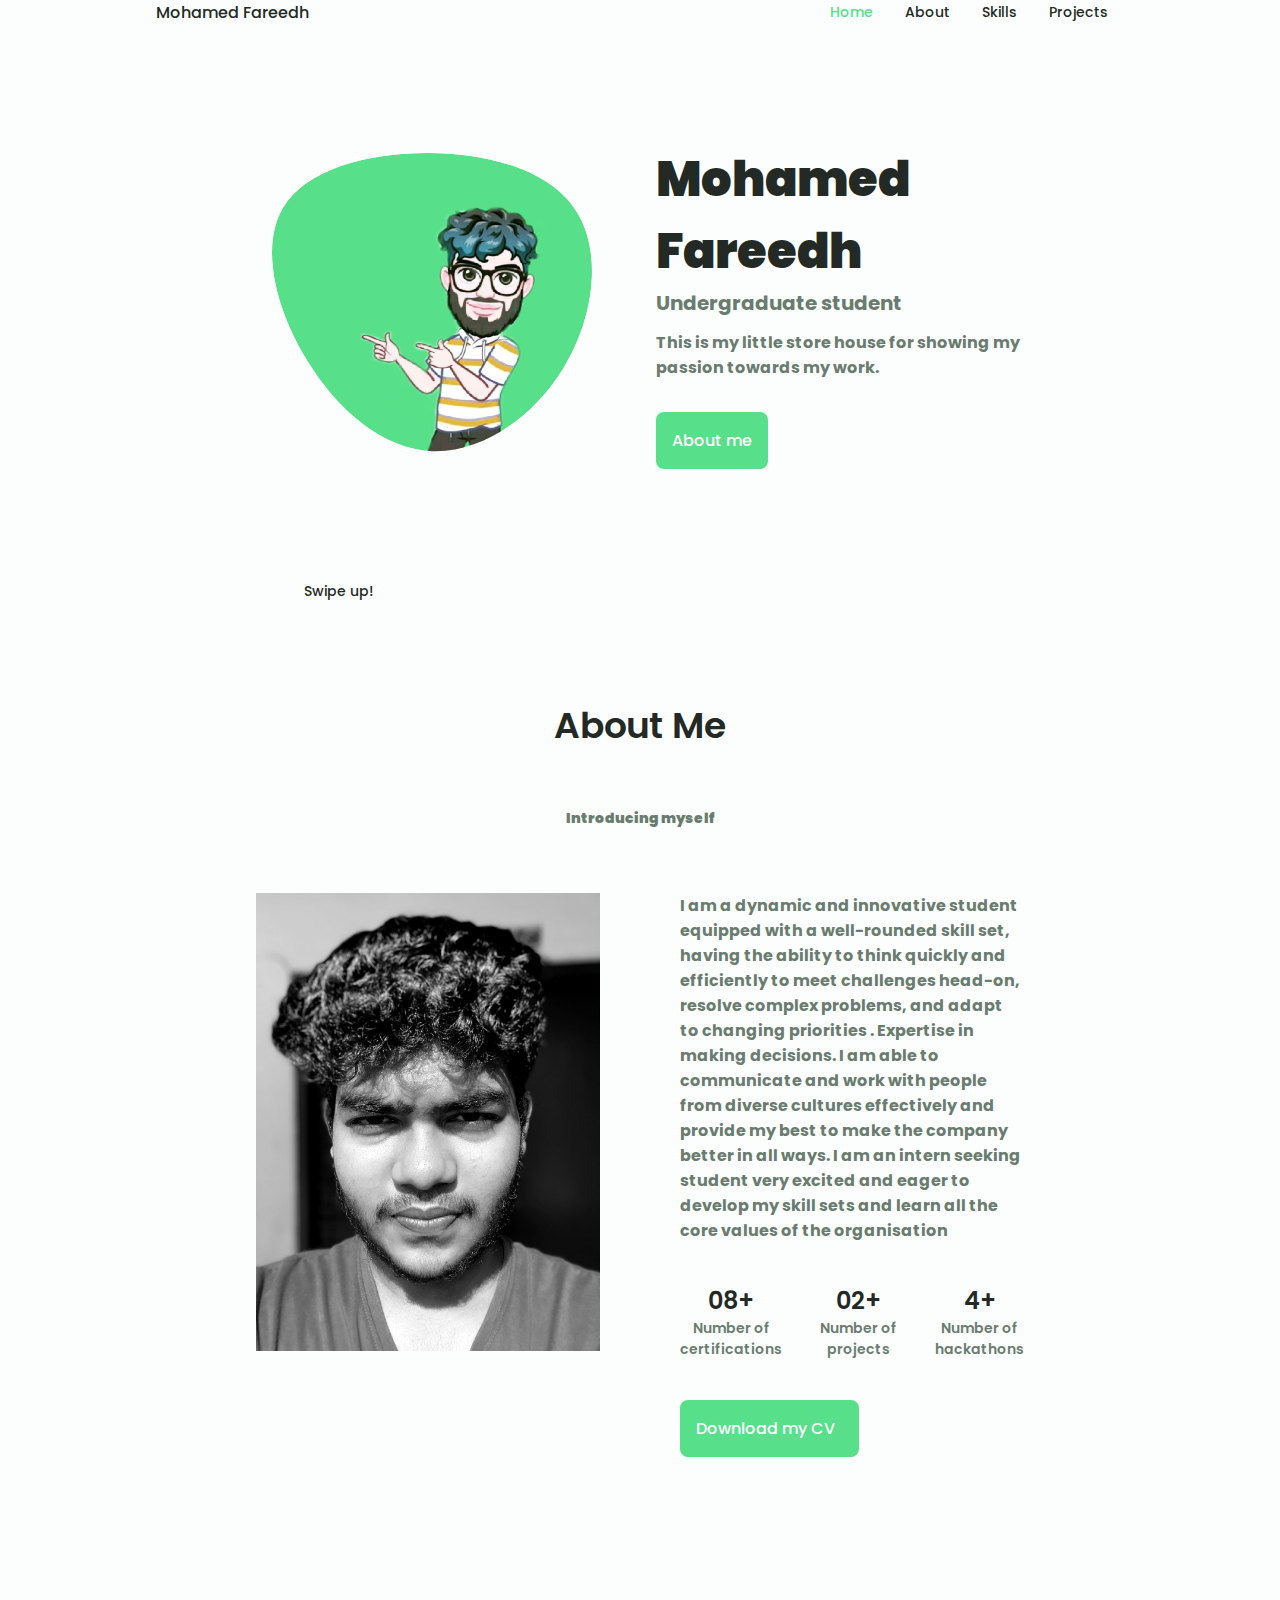
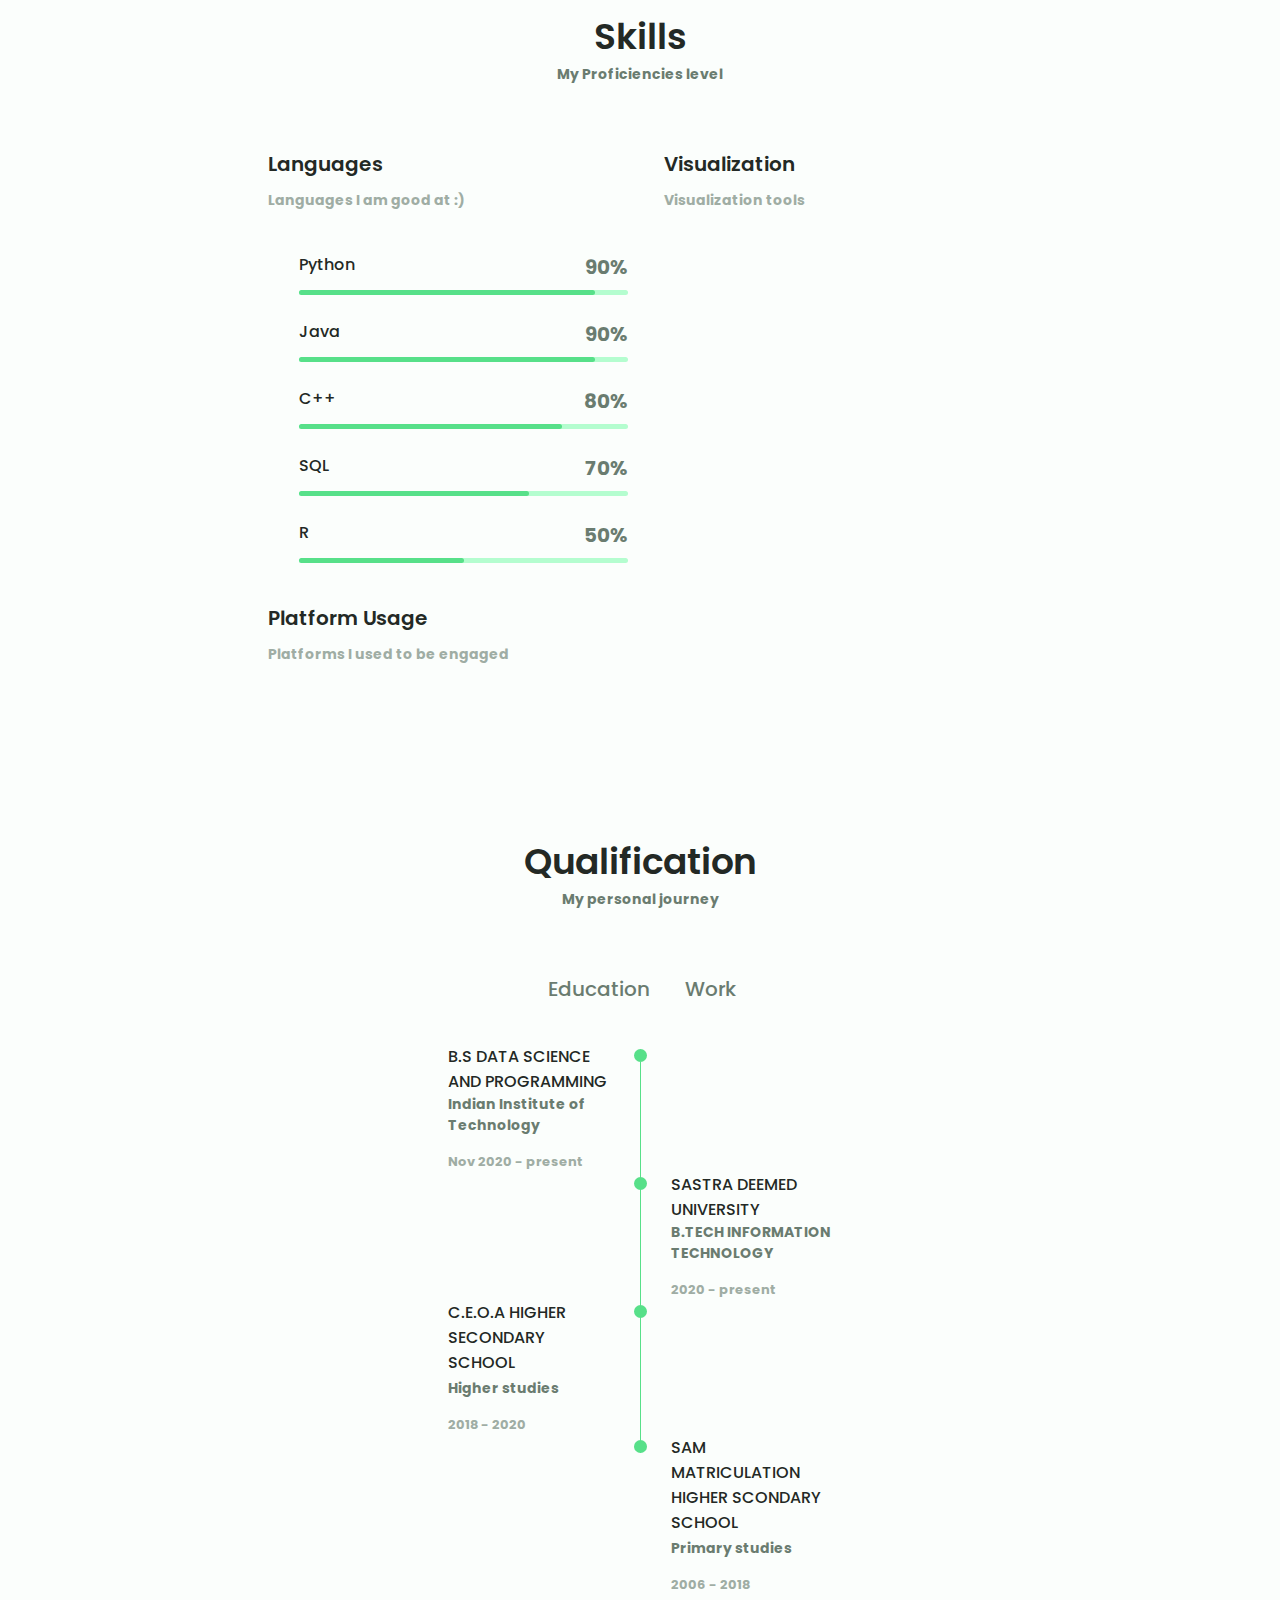
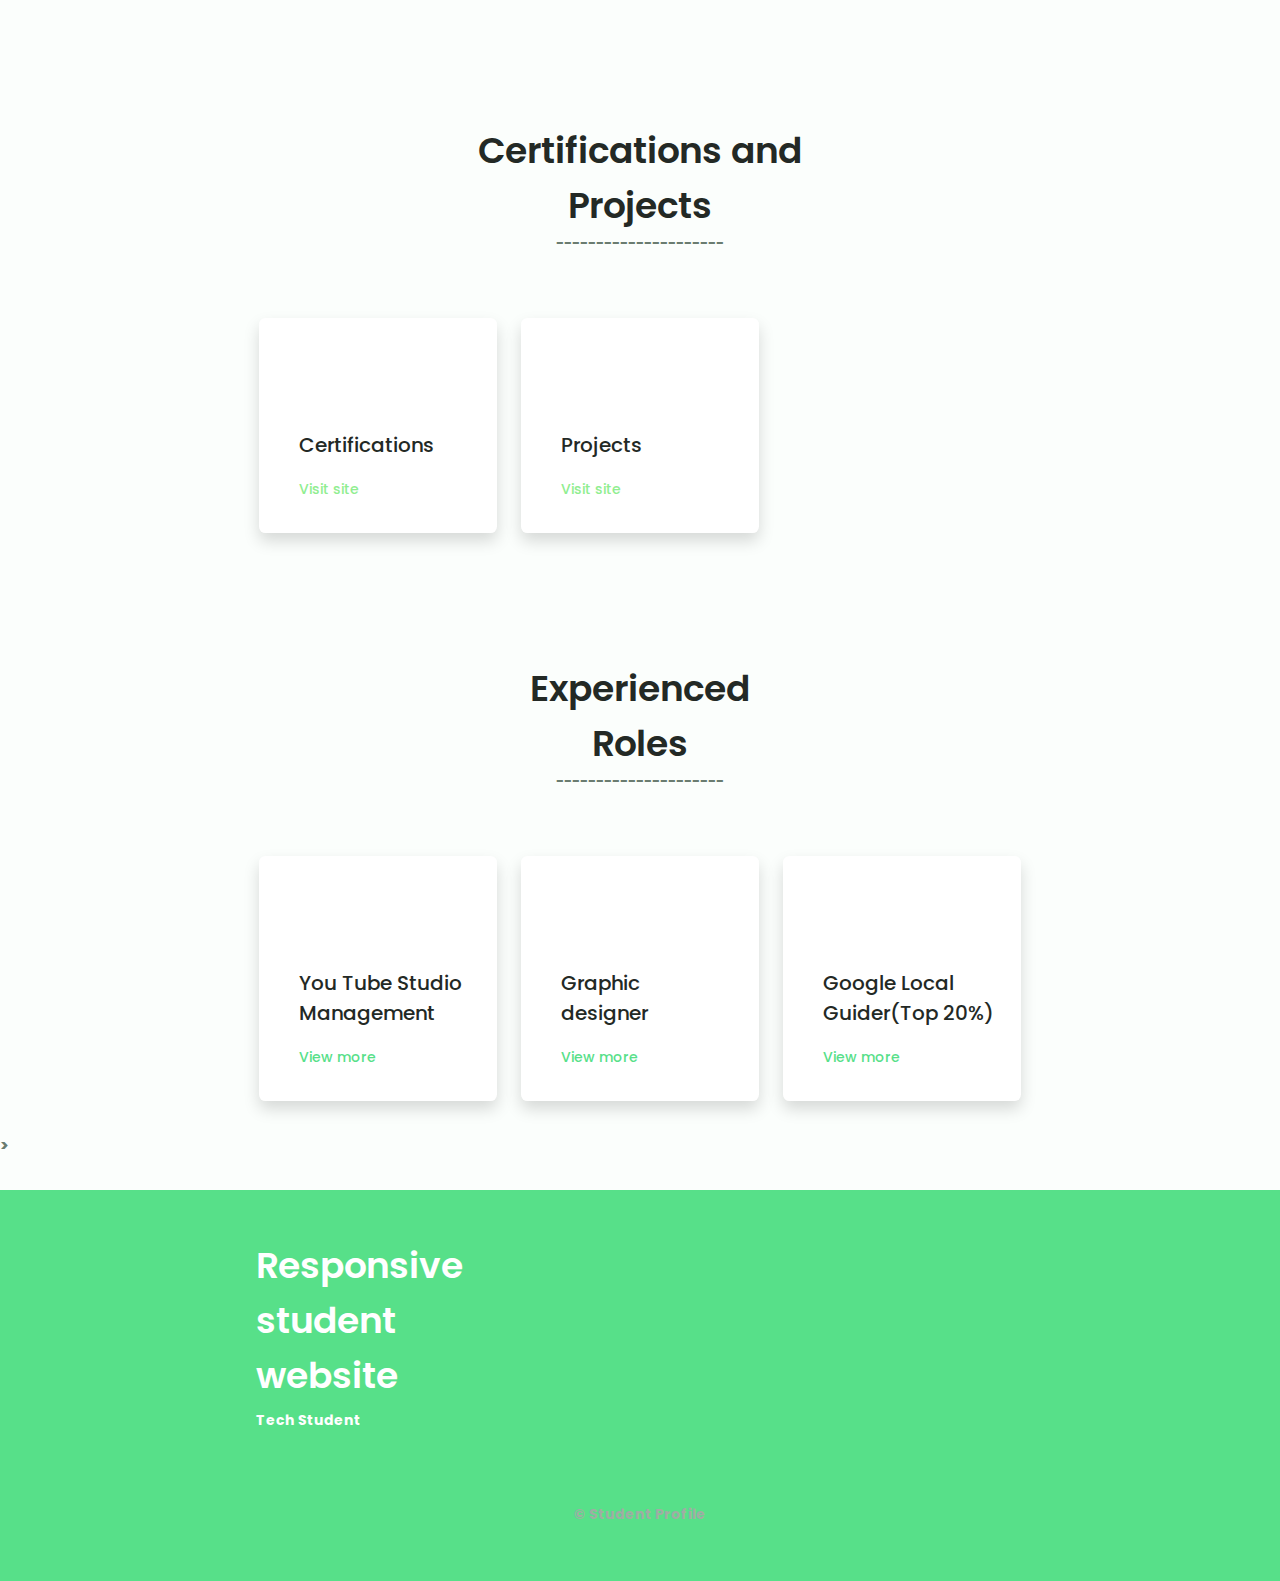
<file: index.html>
<!DOCTYPE html>
    <html lang="en">
    <head>
        <meta charset="UTF-8">
        <meta name="viewport" content="width=device-width, initial-scale=1.0">

        <!--==================== UNICONS ====================-->
         <link rel="stylesheet" href="https://unicons.iconscout.com/release/v4.0.0/css/line.css"> 
        
        <!--==================== SWIPER CSS ====================-->
        <link rel="stylesheet" href="assets/css/swiper-bundle.min.css">
        
        <!--==================== CSS ====================-->
        <link rel="stylesheet" href="assets/css/styles.css ">

        <title>Responsive Portfolio Website</title>
    </head>
    <body>
        <!--==================== HEADER ====================-->
        <header class="header" id="header">
            <nav class = "nav container">
                <a href = "#" class = "nav__logo">Mohamed Fareedh</a>

                <div class="nav__menu" id="nav-menu">
                    <ul class="nav__list grid">
                        <li class="nav__item">
                            <a href = "#home " class="nav__link active-link">
                                <i class = "uil uil-estate nav__icon"></i> Home

                            </a>
                        </li>
                        <li class="nav__item">
                            <a href = "#about" class="nav__link">
                                <i class = "uil uil-user nav__icon"></i> About

                                 
                            </a>
                        </li>
                        <li class="nav__item">
                            <a href = "#skills" class="nav__link">
                                <i class = "uil uil-file-alt nav__icon"></i> Skills
                                
                            </a>
                        </li>
                        <li class="nav__item">
                            <a href = "#Projects" class="nav__link">
                                <i class="uil uil-slack nav__icon"></i> Projects    
                            </a>
                        </li>
                        
                    </ul>
                    <i class = "uil uil-times nav__close" id ="nav-close"></i>
                </div>

                <div class="nav__btns">
                    <!-- theme changing button-->
                    <i class="uil uil-moon change-theme" id="theme-button"></i>
                    <div class="nav__toggle" id="nav-toggle"> 
                        <i class="uil uil-apps"></i>
                    </div>
                </div>
            </nav>
        </header>         

                

        <!--==================== MAIN ====================-->
        <main class="main">
            <!--==================== HOME ====================-->
            <section class="home__section" id="home">
                <div class="home__container container grid">
                    <div class="home__content grid">
                        <div class="home__social">
                            <a href="https://www.linkedin.com/in/mohamed-fareedh-2958data"target ="_blank" class="home__social-icon">
                                <i class="uil uil-linkedln-alt"></i>
                            </a>
                            <a href="https://www.instagram.com/invites/contact/?i=1v0o0hufwoujl&utm_content=magmvci"target = "_blank"class="home__social-icon">
                                <i class="uil uil-instagram"></i>

                            </a>        
                            <a href="https://www.hackerrank.com/mohamedfareedh"target="_blank" class="home__social-icon">
                                <i class="uil uil-sad-crying"></i>
                            </a> 
                                    
                            <a href="https://www.linkedin.com/in/mohamed-fareedh-2958data"target="_blank" class="home__social-icon">
                                <i class="uil uil-linkedin-alt"></i>
                            </a>
                        </div>
                        <div class = "home_image">
                            <svg class="home__blob" viewBox="0 0 200 187" xmlns="http://www.w3.org/2000/svg" xmlns:xlink="http://www.w3.org/1999/xlink">
                                <mask id="mask0" mask-type="alpha">
                                    <path d="M190.312 36.4879C206.582 62.1187 201.309 102.826 182.328 134.186C163.346 165.547 
                                    130.807 187.559 100.226 186.353C69.6454 185.297 41.0228 161.023 21.7403 129.362C2.45775 
                                    97.8511 -7.48481 59.1033 6.67581 34.5279C20.9871 10.1032 59.7028 -0.149132 97.9666 
                                    0.00163737C136.23 0.303176 174.193 10.857 190.312 36.4879Z"/>
                                </mask>
                                <g mask="url(#mask0)">
                                    <path d="M190.312 36.4879C206.582 62.1187 201.309 102.826 182.328 134.186C163.346 
                                    165.547 130.807 187.559 100.226 186.353C69.6454 185.297 41.0228 161.023 21.7403 
                                    129.362C2.45775 97.8511 -7.48481 59.1033 6.67581 34.5279C20.9871 10.1032 59.7028 
                                    -0.149132 97.9666 0.00163737C136.23 0.303176 174.193 10.857 190.312 36.4879Z"/>
                                    
                                    <image class ="home__blob-img" x="0" xlink:href="assets/img/myself.png"/>
                                </g>
                            </svg>
                        </div>
                        
                        <div class="home__data">
                            <h1 class = "home__title"><strong>Mohamed Fareedh</strong> </h1>
                            <h3 class="home__subtitle"><b>Undergraduate student </h3>
                            <p class = "home__description"> This is my little store house for showing my passion towards my work.
                                </p>
                            <a href="#about" class ="button button--flex">
                                About me<i class="uil uil-message"></i> 
                            </a>                                                        
                                        
                        </div>
                    </div>

                    <div class="home__scroll">
                        <a href="#about" class="home__scroll-button button--flex">
                            <i class="uil uil-mouse-alt home__scroll-mouse"></i>
                            <span class="home__scroll-name">Swipe up!</span>
                            <i class="uil uil-arrow-down home__scroll-arrow"></i>
                
                        </a>
                    </div>
                </div>
                
            </section>

            <!--==================== ABOUT ====================-->
            <section class="about section" id="about">
                <h2 class="section__title">About Me<br> <br></h2>
                <span class="section__subtitle"><b>Introducing myself</b></span>

                <div class="about__container container grid">
                    <img src="assets/img/about.jpeg" alt="" class="about___img">

                    <div class="about__data">
                        <p class="about__description">I am a dynamic and innovative student equipped
                            with a well-rounded skill set, having the ability to
                            think quickly and efficiently to meet challenges
                            head-on, resolve complex problems, and adapt to
                            changing priorities .
                            Expertise in making decisions. I am able to
                            communicate and work with people from diverse
                            cultures effectively and provide my best to make
                            the company better in all ways.
                            I am an intern seeking student very excited
                            and eager to develop my skill sets and learn all the
                            core values of the organisation
                        </p>
                        <div class="about__info">
                            <div>
                                <span class ="about__info-title">08+</span>
                                <span class="about__info-name">Number of <br>certifications</span>

                            </div>  
                           
                            <div>
                                <span class ="about__info-title">02+</span>
                                <span class="about__info-name">Number of <br>projects</span>
                                
                            </div>
                            
                           
                            <div>
                                <span class="about__info-title">4+</span>
                                <span class="about__info-name">Number of <br>hackathons</span>
                            </div>
                            

                            

                        </div>

                        <div class="about__buttons button--flex">
                            <a download="" href="D:\responsive website-updated\Resuma purpose\RESPONSIVE PORTFOLIO - Copy - Copy\assets\pdf\M.Mohamed fareedh (1).pdf" class="button button--flex">
                                Download my CV<i class="uil uil-download-alt button__icon"></i>
                                  
                            </a>
                        </div>
                    </div>
                    <div>
                        
                </div>
                   
        
            </section>

            
            <!--==================== SKILLS ====================-->
            <section class="skills section" id="skills">
                <h2 class="section__title">Skills</h2>
                <span class="section__subtitle">My Proficiencies level</span>

                <div class="skills__container container grid">
                    
                        <!--=====================SKILL !-->
                        <div class="skills__content skills__open">
                            <div class="skills__header">
                                <i class="uil uil-align-alt skills__icon"></i>

                                <div>
                                    <h2 class="skills__title">Languages</h2>
                                    <span class="skills__subtitle">Languages I am good at :)</span>
                                    
                                </div>
                                <i class = "uil uil-angle-down skills__arrow"></i>
                            </div>
        
                            <div class="skills__list grid">
                                <div class="skills__data">
                                    <div class="skills__title">
                                        <h3 class="skills__name">Python</h3>
                                         <span class="skills__number">90%</span>
                                    </div>
                                    <div class="skills__bar">
                                        <span class="skills__percentage skills__Python"></span>
                                    </div>
                                </div>
                                <div class="skills__data">
                                    <div class="skills__title">
                                        <h3 class="skills__name">Java</h3>
                                         <span class="skills__number">90%</span>
                                    </div>
                                    <div class="skills__bar">
                                        <span class="skills__percentage skills__Cpp"></span>
                                    </div>
                                </div>
                                <div class="skills__data">
                                    <div class="skills__title">
                                        <h3 class="skills__name">C++</h3>
                                         <span class="skills__number">80%</span>
                                    </div>
                                    <div class="skills__bar">
                                        <span class="skills__percentage skills__Java"></span>
                                    </div>
                                </div>
                                <div class="skills__data">
                                    <div class="skills__title">
                                        <h3 class="skills__name">SQL</h3>
                                         <span class="skills__number">70%</span>
                                    </div>
                                    <div class="skills__bar">
                                        <span class="skills__percentage skills__R"></span>
                                    </div>
                                </div>
                                <div class="skills__data">
                                    <div class="skills__title">
                                        <h3 class="skills__name">R</h3>
                                         <span class="skills__number">50%</span>
                                    </div>
                                    <div class="skills__bar">
                                        <span class="skills__percentage skills__SQL"></span>
                                    </div>
                                </div>
                              
                                
                            </div>
                                
                        </div>
                
                
                

                <!--===========================skills 2 -->
                <div class="skills__content skills__close">
                    <div class="skills__header">
                        <i class="uil uil-eye skills__icon"></i>

                        <div>
                            <h2 class="skills__title">Visualization</h2>
                            <span class="skills__subtitle">Visualization tools</span>
                            
                        </div>
                        <i class = "uil uil-angle-down skills__arrow"></i>
                    </div>

                    <div class="skills__list grid">
                        <div class="skills__data">
                            <div class="skills__title">
                                <h3 class="skills__name">Excel</h3>
                                 <span class="skills__number">90%</span>
                            </div>
                            <div class="skills__bar">
                                <span class="skills__percentage skills__Excel"></span>
                            </div>
                        </div>
                        <div class="skills__data">
                            <div class="skills__title">
                                <h3 class="skills__name">Google slides</h3>
                                 <span class="skills__number">90%</span>
                            </div>
                            <div class="skills__bar">
                                <span class="skills__percentage skills__GoogleSpreadSheets"></span>
                            </div>
                        </div>
                        <div class="skills__data">
                            <div class="skills__title">
                                <h3 class="skills__name">Google Data Studio</h3>
                                 <span class="skills__number">90%</span>
                            </div>
                            <div class="skills__bar">
                                <span class="skills__percentage skills__Tableau"></span>
                            </div>
                        </div>
                        <div class="skills__data">
                            <div class="skills__title">
                                <h3 class="skills__name">Kaggle Notebook</h3>
                                 <span class="skills__number">80% </span>
                            </div>
                            <div class="skills__bar">
                                <span class="skills__percentage skills__PowerBI"></span>
                            </div>
                        </div>
                        <div class="skills__data">
                            <div class="skills__title">
                                <h3 class="skills__name">Tableau</h3>
                                 <span class="skills__number">70%</span>
                            </div>
                            <div class="skills__bar">
                                <span class="skills__percentage skills__GoogleDataStudio"></span>
                            </div>
                        </div>
                      
                        
                    </div>
                        
                </div>


                <!--=======================SKILLS 3-->
                 
                 <div class="skills__content skills__close">
                    <div class="skills__header">
                        <i class="uil uil-browser skills__icon"></i>

                        <div>
                            <h2 class="skills__title ">Platform Usage</h2>
                            <span class="skills__subtitle">Platforms I used to be engaged</span>
                            
                        </div>
                        <i class = "uil uil-angle-down skills__arrow "></i>
                    </div>

                    <div class="skills__list grid">
                        <div class="skills__data">
                            <div class="skills__title">
                                <h3 class="skills__name">Hacker Rank</h3>
                                 <span class="skills__number">90%</span>
                            </div>
                            <div class="skills__bar">
                                <span class="skills__percentage skills__Kaggle"></span>
                            </div>
                        </div>
                        <div class="skills__data">
                            <div class="skills__title">
                                <h3 class="skills__name">Code Chef</h3>
                                 <span class="skills__number">80%</span>
                            </div>
                            <div class="skills__bar">
                                <span class="skills__percentage skills__HackerRank"></span>
                            </div>
                        </div>
                        <div class="skills__data">
                            <div class="skills__title">
                                <h3 class="skills__name">Kaggle</h3>
                                 <span class="skills__number">60%</span>
                            </div>
                            <div class="skills__bar">
                                <span class="skills__percentage skills__Codechef"></span>
                            </div>
                        </div>
       
                      
                        
                    </div>
                        
                </div>
                    <!--===========================skills 2 -->
                
                        
                </div>
                
                

            </section>

            <!--==================== QUALIFICATION ====================-->
            <section class="qualification section">
                <h2 class="section__title">Qualification</h2>
                <span class="section__subtitle">My personal journey</span>

                <div class="qualification__container container">
                    <div class="qualification__tabs">
                        <div class="qualification__button button--flex " data-target="#education">
                            <i class="uil uil-graduation-cap qualification__icon"></i>
                            Education
                        </div>
                        <div class="qualification__button button--flex  " data-target="#work">
                            <i class = "uil uil-briefcase-alt qualification__icon"></i>
                            Work
                        </div>
                    </div>

                    <div class="qualification__sections">
                        <!--==================QUALIFICATION CONTENT 1 ===================-->
                        <div class="qualification__content qualification__active" data-content id="education">
                            <!--===================QUALIFICATION 1  =======================-->
                            <div class="qualification__data">
                                <div>
                                    <h3 class="qualification__title">B.S DATA SCIENCE AND PROGRAMMING</h3> 
                                    <span class="qualification__subtitle">Indian Institute of Technology</span>
                                    <div class="qualification__calendar">
                                        <i class="uil uil-calendar-alt"></i>
                                        Nov 2020 - present    
                                    </div>   
                                </div>
                                
                                <div>
                                    <span class="qualification__rounder"></span>
                                    <span class="qualification__line"></span>        
                                </div>
                            </div>

                            <!--==============QUALIFICATION 2===============-->
                            <div class="qualification__data">
                                <div></div>

                                <div>
                                    <span class="qualification__rounder"></span>
                                    <span class="qualification__line"></span>
                                </div>

                                <div>
                                    <h3 class="qualification__title">SASTRA DEEMED UNIVERSITY</h3>
                                    <span class="qualification__subtitle">B.TECH INFORMATION TECHNOLOGY</span>
                                    <div class="qualification__calendar">
                                        <i class="uil uil-calendar-alt"></i>
                                        2020 - present
                                    </div>

                                    
                                </div>
                            </div>
                            <!--=====================QUALIFICATION 3 ===================-->
                            <div class="qualification__data">
                                <div>
                                    <h3 class="qualification__title">C.E.O.A HIGHER SECONDARY SCHOOL</h3> 
                                    <span class="qualification__subtitle">Higher studies</span>
                                    <div class="qualification__calendar">
                                        <i class="uil uil-calendar-alt"></i>
                                        2018 - 2020    
                                    </div>   
                                </div>
                                
                                <div>
                                    <span class="qualification__rounder"></span>
                                    <span class="qualification__line"></span>        
                                </div>
                            </div>
                            <!-- =====================QUALIFIACTION 4=========================-->
                            <div class="qualification__data">
                                <div></div>

                                <div>
                                    <span class="qualification__rounder"></span>
                                    <!--span class="qualification__line"></span>-->
                                </div>

                                <div>
                                    <h3 class="qualification__title">SAM MATRICULATION HIGHER SCONDARY SCHOOL</h3>
                                    <span class="qualification__subtitle">Primary studies</span>
                                    <div class="qualification__calendar">
                                        <i class="uil uil-calendar-alt"></i>
                                        2006 - 2018
                                    </div>

                                    
                                </div>
                            </div>
                        </div>
                        <!--=====================QUALIFICATION CONTENT 2================-->
                        <div class="qualification__content " data-content id="work">
                            <!--===================QUALIFICATION 1  =======================-->
                            

                            <!--==============QUALIFICATION 2===============-->
                            
                            <!--=====================QUALIFICATION 3 ===================-->
                            <div class="qualification__data">
                                <div>
                                    <h3 class="qualification__title">Graphic Designer</h3> 
                                    <span class="qualification__subtitle">IITM-Gir House</span>
                                    <div class="qualification__calendar">
                                        <i class="uil uil-calendar-alt"></i>
                                        Nov 2020 - present    
                                    </div>   
                                </div>
                                
                                <div>
                                    <span class="qualification__rounder"></span>
                                    <span class="qualification__line"></span>        
                                </div>
                            </div>
                            <!-- =====================QUALIFIACTION 4=========================-->
                            <div class="qualification__data">
                                <div></div>

                                <div>
                                    <span class="qualification__rounder"></span>
                                    <!--span class="qualification__line"></span>-->
                                </div>

                                <div>
                                    <h3 class="qualification__title">Google Local Guider</h3>
                                    <span class="qualification__subtitle">Local Guide Level 6</span>
                                    <div class="qualification__calendar">
                                        <i class="uil uil-calendar-alt">
                                            Oct 2020 - Present
                                        </i>
                                        2009 - 2014
                                    </div>
                                </div>
                            </div>
                        </div>
                    </div>
                </div>
            </section>
            <!--==================== Liscence and ceritifiation ====================-->
             <section class="services section" id="Projects">
                <h2 class="section__title">Certifications and <br> Projects</h2>
                <span class="section__subtitle">---------------------</span>

                <div class="services__container container grid">
                                 <!--  SERVICE-1 --> 
                    <div class="services__content">
                        <div>
                            <i class="uil uil-postcard services__icon"></i> 
                            <h3 class="services__title">Certifications<br></h3>
                        </div>
                        <span class="button button--flex button--small button--link services__button">
                            <a href="https://sites.google.com/view/mohamed-fareedh-e-credentials/e-credentials" ><p style="color:lightgreen;">Visit site</p></a>
                            <i class="uil uil-arrow-right button__icon"></i>
                        </span>

                        <div class="services__modal">
                            <div class="services__modal-content">
                                <h4 class="services__modal-title">Certification<br>Website</h4>
                                <i class="uil uil-times services__modal-close"></i>

                                <ul class="services__modal-services grid">
                                    <li class="services__modal-service">
                                        <i class="'uil uil-check-circle services__modal-icon"></i>
                                        <p>Added all certifications in a seperate site</p>

                                    </li>
                                    
                                    <li class="services__modal-service">
                                        <i class="'uil uil-check-circle services__modal-icon"></i>
                                        <p><a href="https://sites.google.com/view/mohamed-fareedh-e-credentials/e-credentials" ><p style="color:lightgreen;">Visit site</p></a></p>

                                    </li>
                                    

                                    

                                </ul>
                                

                            </div>
                        </div>

                    
                    </div>
                    
                                 <!--  SERVICE-2 --> 
                    <div class="services__content">
                                    <div>
                                        <i class="uil uil-slack services__icon"></i>
                                        <h3 class="services__title">Projects</h3>
                                    </div>
                                    <span class="button button--flex button--small button--link services__button">
                                        <a href="https://sites.google.com/view/mohamedfareedh-myprojects/my-projects" ><p style="color:lightgreen;">Visit site</p></a>
                                        <i class="uil uil-arrow-right button__icon"></i>
                                    </span>
            
                                    <div class="services__modal">
                                        <div class="services__modal-content">
                                            <h4 class="services__modal-title">Project details<br>site</h4>
                                            <i class="uil uil-times services__modal-close"></i>
            
                                            <ul class="services__modal-services grid">
                                                <li class="services__modal-service">
                                                    <i class="'uil uil-check-circle services__modal-icon"></i>
                                                    <p>Attached all projects in a gsite.</p>
            
                                                </li>
                                                <li class="services__modal-service">
                                                    <i class="'uil uil-check-circle services__modal-icon"></i>
                                                    <p><a href="https://sites.google.com/view/mohamedfareedh-myprojects/my-projects" ><p style="color:lightgreen;">Visit site</p></a></p>
            
                                                </li>
                                                
                                                
            
                                                
            
                                            </ul>
                                            
            
                                        </div>
                                    </div>
            
                    </div>
                    
                                    
            
                    </div>
                
                         
                </div>
            
            </section>
            <!--==================== PROJECT ====================-->
            <section class="services section" id="Projects">
                <h2 class="section__title">Experienced <br>Roles</h2>
                <span class="section__subtitle">---------------------</span>

                <div class="services__container container grid">
                                 <!--  SERVICE-1 --> 
                    <div class="services__content">
                        <div>
                            <i class="uil uil-youtube services__icon"></i>
                            <h3 class="services__title">You Tube Studio Management<br></h3>
                        </div>
                            <span class="button button--flex button--small button--link services__button">
                                View more
                                <i class="uil uil-arrow-right button__icon"></i>
                            </span>
         
                            <div class="services__modal">
                                <div class="services__modal-content">
                                    <h4 class="services__modal-title"><br>Learned</h4>
                                    <i class="uil uil-times services__modal-close"></i>
                                      
         
                                        <ul class="services__modal-services grid">
                                            <li class="services__modal-service">
                                                 <i class="'uil uil-check-circle services__modal-icon"></i>
                                                 <p>Good experience with analytical tools (SEO keys).</p>
         
                                            </li>
                                            <li class="services__modal-service">
                                                 <i class="'uil uil-check-circle services__modal-icon"></i>
                                                 <p>A proper clustering of channel interfaces in phrases.</p>
         
                                             </li>
                                            <li class="services__modal-service">
                                                 <i class="'uil uil-check-circle services__modal-icon"></i>
                                                 <p>Managing and analyzing the analysis of each video performance.</p>
         
                                            </li>
                                             
         
                                             
         
                                        </ul>
                                         
         
                                </div>
                            </div>
         
                    </div>
                    

                                 <!--  SERVICE-2 --> 
                    <div class="services__content">
                        <div>
                            <i class="uil uil-pen services__icon"></i>
                            <h3 class="services__title">Graphic<br>designer</h3>
                        </div>
                            <span class="button button--flex button--small button--link services__button">
                                View more
                                <i class="uil uil-arrow-right button__icon"></i>
                            </span>
            
                            <div class="services__modal">
                                <div class="services__modal-content">
                                    <h4 class="services__modal-title">Worked<br>on</h4>
                                    <i class="uil uil-times services__modal-close"></i>
            
                                    <ul class="services__modal-services grid">
                                        <li class="services__modal-service">
                                            <i class="'uil uil-check-circle services__modal-icon"></i>
                                            <p>Reviewing the sites images and creating post to GIR HOUSE site</p>
            
                                        </li>
                                        <li class="services__modal-service">
                                            <i class="'uil uil-check-circle services__modal-icon"></i>
                                            <p>Managed space management in Gir House site , by compressing the pictorial elements</p>
            
                                        </li>
                                        <li class="services__modal-service">
                                            <i class="'uil uil-check-circle services__modal-icon"></i>
                                            <p>Keep on creating post during every events happened .</p>
            
                                        </li>
                                                
            
                                                
            
                                    </ul>
                                            
            
                                </div>
                            </div>
                    </div>

                    <div class="services__content">
                        <div>
                            <i class="uil uil-user-md services__icon"></i>
                            <h3 class="services__title">Google Local <br>Guider(Top 20%)</h3>
                        </div>
                            <span class="button button--flex button--small button--link services__button">
                                View more
                                <i class="uil uil-arrow-right button__icon"></i>
                            </span>
            
                            <div class="services__modal">
                                <div class="services__modal-content">
                                    <h4 class="services__modal-title">4-Star contributor</h4>
                                    <i class="uil uil-times services__modal-close"></i>
            
                                    <ul class="services__modal-services grid">
                                        <li class="services__modal-service">
                                            <i class="'uil uil-check-circle services__modal-icon"></i>
                                            <p>Reached upto 50k views.</p>
            
                                        </li>
                                        <li class="services__modal-service">
                                            <i class="'uil uil-check-circle services__modal-icon"></i>
                                            <p>Edited many faults in google map.</p>
            
                                        </li>
                                        <li class="services__modal-service">
                                            <i class="'uil uil-check-circle services__modal-icon"></i>
                                            <p>Kept Maps updated.</p>
            
                                        </li>
                                                
            
                                                
            
                                    </ul>
                                            
            
                                </div>
                            </div>
                    </div>
                
                    
                </div>
            
            </section>

           

            >
            
        </main> 

        <!--==================== FOOTER ====================-->
        <footer class="footer">
            <div class="footer__bg">
                <div class="footer__container container grid">
                    <div>
                        <h3 class="footer__title">Responsive student website</h3>
                        <span class="footer__subtitle">Tech Student</span>
                    </div>

                    <!--<ul class="footer__links">
                        
                        <li>
                            <a href="#portfolio" class="footer__link">Portfolio</a>
                        </li>
                        <li>
                            <a href="#contact" class="footer__link">Contactme</a>
                        </li>
                        <li>
                            <a href="#services" class="footer__link">Experienced</a>
                        </li>
                    </ul>-->

                    <div class="footer__social">
                        <a href="https://twitter.com/fareedh_wiz?t=tI80XUwZpyIleawhYFAhpw&s=08"  target="_blank" class="footer__social-icon">
                            <i class="uil uil-twitter-alt"></i>

                        </a>
                        <a href="https://twitter.com/fareedh_wiz?t=tI80XUwZpyIleawhYFAhpw&s=08"  target="_blank" class="footer__social-icon">
                            <i class="uil uil-instagram"></i>
                            

                        </a>
                        <a href="https://twitter.com/fareedh_wiz?t=tI80XUwZpyIleawhYFAhpw&s=08"  target="_blank" class="footer__social-icon">
                            <i class="uil uil-linkedin-alt"></i>

                        </a>
                        

                    </div>
                </div>

                <p class="footer__copy">&#169; Student Profile</p>
            </div>

            
        </footer>
        
        <!--==================== SCROLL TOP ====================-->
        <a href="#" class="scrollup" id="scroll-up">
            <i class="uil uil-arrow-up scrollup__icon "></i>
        </a>

        <!--==================== SWIPER JS ====================-->
        <script src="assets/js/swiper-bundle.min.js"></script>

        <!--==================== MAIN JS ====================-->
        <script src="assets/js/main..js"></script>
    </body>
</html>
</file>
<file: assets/css/styles.css>
/*==================== GOOGLE FONTS ====================*/
  @import url('https://fonts.googleapis.com/css2?family=Poppins:wght@400;500;600&display=swap');
  
/*==================== VARIABLES CSS ====================*/
:root {
    --header-height: 3rem;

    /*========== Colors ==========*/

    /* Change favorite color */
    --hue-color:142; /*Purple 250 - Green 142 - Blue 230 - Pink 340*/

   /* HSL color mode */
   --first-color: hsl(var(--hue-color), 69%, 61%) ;
   --first-color-second:hsl(var(--hue-color), 69%, 61%)  ;
   --first-color-alt:hsl(var(--hue-color), 57%, 53%)  ;
   --first-color-lighter:hsl(var(--hue-color), 95%,85%)  ;
   --title-color:hsl(var(--hue-color), 8%, 15%)  ;
   --text-color:hsl(var(--hue-color), 8%, 45%)  ;
   --text-color-light:hsl(var(--hue-color), 8%,65%)  ;
   --input-color:hsl(var(--hue-color), 70%, 96%) ;
   --body-color:hsl(var(--hue-color), 60%, 99%) ;
   --container-color:#FFF ;
   --scroll-bar-color: hsl(var(--hue-color), 12%, 90%);
   --scroll-thumb-color: hsl(var(--hue-color), 12%, 80%);


    /*========== Font and typography ==========*/
    --body-font:'Poppins', sans-serif  ;

    /* .5rem = 8px, 1rem = 16px, 1.5rem = 24px ... */
    --big-font-size:2rem ;
    --h1-font-size:1.5rem ;
    --h2-font-size:1.25rem ;
    --h3-font-size:1.125rem ;
    --normal-font-size: .938rem ;
    --small-font-size: .813rem ;
    --smaller-font-size: .75em ;

    /*========== Font weight ==========*/
    --font-medium: 500 ;
    --font-semi-bold: 600;

    /*========== Margenes Bottom ==========*/
    /* .25rem = 4px, .5rem = 8px, .75rem = 12px ... */
    --mb-0-25:.25rem ;
    --mb-0-5: .5rem ;
    --mb-0-75: .75rem ;
    --mb-1:1rem ;
    --mb-1-5: 1.5rem ;
    --mb-2: 2rem ;
    --mb-2-5: 2.5rem ;
    --mb-3: 3rem;

    /*========== z index ==========*/
    --z-tooltip: 10 ;
    --z-fixed: 100 ;
    --z-modal: 1000 ;
}

/* Font size for large devices */
@media screen and (min-width: 968px) {
    :root {
        --big-font-size: 3rem ;
        --h1-font-size: 2.25rem ;
        --h2-font-size: 1.5rem ;
        --h3-font-size: 1.25rem ;
        --normal-font-size:1rem ;
        --small-font-size: .875rem;
        --smaller-font-size: .813rem ;
    }
}

/*========== Variables Dark theme ==========*/

body{
    margin : 0 0 var(--header-height) 0 ;
    font-family : var(--body-font);
    font-size : var(--normal--font-size);
    background-color : var(--body-color);
    color: var(--text-color);
}
body.dark-theme{
    
    --first-color-second: hsl(var(--hue-color), 30%, 8%) ;
    --title-color:hsl(var(--hue-color), 8%, 95%)  ;
    --text-color:hsl(var(--hue-color), 8%, 75%)  ;
    --input-color:hsl(var(--hue-color), 29%, 16%) ;
    --body-color:hsl(var(--hue-color), 28%, 12%) ;
    --container-color: hsl(var(--hue-color), 29%, 16%);
    --scroll-bar-color: hsl(var(--hue-color),12%,36%);
}
/*========== Button Dark/Light ==========*/
.nav__btns{
    display: flex;
    align-items: center;       
}

.change-theme{
    font-size: 1.25rem;
    color: var(--title-color);
    margin-right: var(--mb-1);
    cursor: pointer;
}

.change-theme:hover{
    color: var(--first-color);

}





/*==================== BASE ====================*/
*{
    box-sizing: border-box;
    padding : 0;
    margin:0;
}

html{
    scroll-behavior : smooth ;
}



h1,h2,h3,h4{
    color : var(--title-color);
    font-weight : var(--font-semi-bold);

}

ul{
    list-style : none;
}
a{
    text-decoration: none;
}
img{
    max-width: 100% ;
    height : auto;
}

/*==================== REUSABLE CSS CLASSES ====================*/
.section{
    padding : 2rem 0 4rem;
}
.section__title{
    font-size: var(--h1-font-size);

}

.section__subtitle{
    display : block;
    font-size : var(--small-font-size);
    margin-bottom: var(--mb-3);
    text-align: center;
}

.section__title,
.section_subtitle{
    text-align : center;
}
/*==================== LAYOUT ====================*/

.container{
    max-width: 768px;
    margin-left: var(--mb-1-5);
    margin-right: var(--mb-1-5);
}

.grid{
    display: grid;
    gap: 1.5rem;
} 

.header{
    width: 100%;
    position: fixed;
    bottom: 0;
    left: 0;
    z-index: var(--z-fixed);
    background-color: var(--body-color);
     


}

/*==================== NAV ====================*/
.nav{
    max-width: 968px;
    height: var(--header-height);
    display: flex;
    justify-content: space-between;
    align-items: center;
}

.nav__logo,
.nav__toggle {
    color: var(--title-color);
    font-weight: var(--font-medium); 
}

.nav__link:hover{
    color : var(--first-color);
}

.nav__toggle{
    font-size: 1.1rem;
    cursor: pointer;
}

.nav__toggle:hover{
    color: var(--first-color);
}



@media screen and (max-width: 767px){
    .nav__menu{
        position : fixed;
        bottom : -100%;
        left : 0 ;
        width : 100%;
        background-color: var(--body-color);
        padding : 2rem 1.5rem 4rem;
        box-shadow: 0 -1px 4px rgba(0,0,0,.15);
        border-radius: 1.5rem 1.5rem 0 0;
        transition : .3s;
    }
}

.nav__list{
    grid-template-columns: repeat(3, 1fr);
    gap: 2rem;
}

.nav__link{
    display : flex;
    flex-direction: column;
    align-items : center;
    font-size : var(--small-font-size);
    color : var(--title-color);
    font-weight : var(--font-medium);
} 
.nav__link:hover{
    color: var(--first-color);
}

.nav_icon{
   font-size: 6rem;
}

.nav__close{
    position: absolute;
    right: 1.3rem;
    bottom: .5rem;
    font-size: 1.5rem;
    cursor: pointer;
    color: var(--first-color);

}

.nav__close:hover{
    color: var(--first-color-alt);

}
 

 


/* show menu */

.show-menu{
    bottom: 0;
}
      

/* Active link */
.active-link{
    color: var(--first-color);
}

/* Change background header */
.scroll-header{
    box-shadow: 0 -1px 4px rgba(0,0,0,.15);
}

/*==================== HOME ====================*/
.home_container{
    gap: 1rem;

}
.home__content{
    grid-template-columns: .5fr 3fr;
    padding-top: 3.5rem;
    align-items: center;
}

.home__social{
    display: grid;
    grid-template-columns: max-content;
    row-gap: 1rem;
}

.home__social-icon{
    font-size: 2rem;
    color: var(--first-color);
}

.home__social-icon:hover{
    color: var(--first-color-alt);

}

.home__blob{
    width: 200px;
    fill: var(--first-color);
}

.home__blob-img{
    width: 220px;
}

.home__data{
    grid-column: 1 /3;
}

.home__title{
    font-size: var(--big-font-size);
}

.home__subtitle{
    font-size: var(--h3-font-size);
    color: var(--text-color);
    font-weight: var(--font-medium);
    margin-bottom:var(--mb-0-75); 
}

.home__description{
    margin-bottom: var(--mb-2);
}


.home__scroll-button{
    color: var(--first-color);
    transition: .3s;
}

.home__scroll-button:hover{
    transform: translateY(2rem);
}

.home__scroll-mouse{
    font-size: 2rem;
}

.home__scroll-name{
    font-size: var(--small-font-size);
    color: var(--title-color);
    font-weight: var(--font-medium);
    margin-right: var(--mb-0-25);

}

.home__scroll-arrow{
    font-size: 1.25rem;    
}

/*==================== BUTTONS ====================*/

.button{
    display: inline-block;
    background-color: var(--first-color);
    color: #FFF;
    padding: 1rem;
    border-radius: .5rem;
    font-weight: var(--font-medium);
}

.button:hover{
    background-color: var(--first-color-alt);    
}

.button__icon{
    font-size: 1.25rem;
    margin-left: var(--mb-0-5);
    transition: .3s;
    
}

.button--flex{
    display: inline-flex;
    align-items: center;

}

.button--small{
    padding: .75rem 1rem;

}

.button--link{
    padding:0;
    background-color: transparent;
    color: var(--first-color);
}

.button--link:hover {
    background-color: transparent;
    color: var(--first-color-alt);
}

/*==================== ABOUT ====================*/

.about__img{
    width: 200px;
    border-radius:.5rem;
    justify-self:center;
    align-self:center ;
}

.about__description{
    text-align:center;
    margin-bottom: var(--mb-2-5);
}

.about__info{
    display: flex;
    justify-content: space-evenly;
    margin-bottom: var(--mb-2-5);

}

.about__info-title{
    font-size: var(--h2-font-size);
    font-weight: var(--font-semi-bold);
    color: var(--title-color);
}

.about__info-name{
    font-size: var(--small-font-size);
    font-weight: var(--font-semi-bold);

}

.about__info-title,
.about__info-name{
    display:block;
    text-align: center;
}

/*===================My projects amd certficaties ==== */



 
/*==================== SKILLS ====================*/
.skills__container{
    row-gap:0;
}

.skills__header{
    display: flex;
    align-items: center;
    margin-bottom: var(--mb-2-5);
    cursor: pointer;
}

.skills__icon,
.skills__arrow{
    font-size: 2rem;
    color: var(--first-color);
}

.skills__icon{
    margin-right: var(--mb-0-75);
}



.skills__title{
    font-size: var(--h3-font-size);
}

.skills__subtitle{
    font-size: var(--small-font-size);
    color: var(--text-color-light);
}

.skills__arrow{
    margin-left: auto;
    transition: .4s;

}

.skills__list{
    row-gap: 1.5rem;
    padding-left: 2.7rem;
}

.skills__title{
    display: flex;
    justify-content: space-between;
    margin-bottom: var(--mb-0-5);

}

.skills__name{
    font-size: var(--normal-font-size);
    font-weight: var(--font-medium);
}

.skills__bar,
.skills__percentage{
    height: 5px;
    border-radius:.25rem ;

}

.skills__bar{
    background-color: var(--first-color-lighter);

}
.skills__percentage{
    display:block;
    background-color: var(--first-color);

}

  /* percentage bar maker for Languages */
.skills__Python {
    width:90%
}
.skills__Cpp {
    width:90%
}
.skills__Java{
    width:80%
}
.skills__R {
    width:70%
}
.skills__SQL {
    width:50%
}

/* percentage bar maker for Visualization */

.skills__Excel{
    width: 90%
}

.skills__GoogleSpreadSheets{
    width: 90%
}

.skills__Tableau{
    width: 90%
}

.skills__PowerBI{
    width: 80%
}

.skills__GoogleDataStudio{
    width: 70%
}

/* Platform percantage shower*/

.skills__Kaggle{
    width: 90%
}

.skills__HackerRank{
    width: 80%
}

.skills__Codechef{
    width: 60%
}

.skills__close .skills__list{
    height:0;
    overflow: hidden; 

}

.skills__open .skills__list{
    height: max-content;
    margin-bottom: var(--mb-2-5);
}

.skills__open .skills__arrow{
    transform: rotate(-180deg);
}

 


/*==================== QUALIFICATION ====================*/


.qualification__tabs{
    display: flex;
    justify-content: space-evenly ;
    margin-bottom: var(--mb-2-5);
}

.qualification__button{
    font-size: var(--h3-font-size);
    font-weight: var(--font-medium);
    cursor: pointer;
}

.qualification__button:hover{
    color: var(--first-color);
}

.qualification__icon{
    font-size: 1.8rem;
    margin-right:var(--mb-0-25) ;
}

.qualification__data{
    display: grid;
    grid-template-columns: 1fr max-content 1fr;
    column-gap:1.5rem ;
}



.qualification__title{
    font-size: var(--normal-font-size);
    font-weight: var(--font-medium);
}


.qualification__subtitle{
    display: inline-block;
    font-size: var(--small-font-size);
    margin-bottom: var(--mb-1);
}

.qualification__calendar{
    font-size: var(--smaller-font-size);
    color:var(--text-color-light) ;
}

.qualification__rounder{
    display: inline-block;
    width: 13px;
    height:13px;
    background-color: var(--first-color);
    border-radius: 50%;
}

.qualification__line{
    display: block;
    width: 1px;
    height: 100%;
    background-color: var(--first-color);
    transform: translate(6px, -7px);
}
.qualification [data-content]{
    display: none;
}

.qualification__active[data-content]{
    display: block; 
}

.qualification__button.qualification__active{
    color: var(--first-color);
}




/*==================== SERVICES ====================*/
.services__container{
    gap: 1.5rem;
    grid-template-columns : repeat(2, 1fr);
     
}

.services__content{
    position: relative;
    background-color: var(--container-color);
    padding: 3.5rem .5rem 1.25rem 1.5rem;
    border-radius: .4rem ;
    box-shadow: 0 8px 16px rgba(0,0,0,.15);
    transition: .3s;
}

.services__content:hover{
    box-shadow: 0 64px 128px rgba(0,0,0,.15);
}

.services__icon{
    display: block;
    font-size: 1.5rem;
    color: var(--first-color);
    margin-bottom: var(--mb-1);
}

.services__title{
    font-size: var(--h3-font-size);
    margin-bottom: var(--mb-1);
    font-weight: var(--font-medium);
}

.services__button{
    cursor:pointer;
    font-size: var(--small-font-size);    
}

.services__button:hover .button__icon{
    transform: translateX(.5rem);

}

.services__modal{
    position: fixed;
    top: 0;
    left: 0;
    right: 0;
    bottom: 0;
    background-color: rgba(0,0,0,.5);
    display:flex;
    align-items:center;
    justify-content: center;
    padding: 0 1rem;
    z-index: var(--z-modal);
    opacity: 0; 
    visibility: hidden; 
    transition: .3s;
      
}

.services__modal-content{
    position: relative;
    background-color: var(--container-color);
    padding: 1.5rem;
    border-radius: .5rem;

}   

.services__modal-services{
    row-gap: 1rem;
}

.services__modal-service{
    display: flex;
}

.services__modal-title{
    font-size: var(--h4-font-size);
    font-weight: var(--font-medium);
    margin-bottom: var(--mb-1-5);       
}

.services__modal-close{
    position: absolute;
    top: 1rem;
    right: 1rem;
    font-size: 1.5rem;
    color: var(--first-color);
    cursor: pointer;

}

.services__modal-icon{
    color: var(--first-color);
    margin-left: var(--mb-0-25);


}





/* Active Modal */

.active-modal{
    opacity: 1;
    visibility: visible;
}


/*==================== PORTFOLIO ====================*/
.portfolio__container{
    overflow: initial;
}
.portfolio__content{
    padding: 0 1.5rem; 
}

.portfolio__img{
    width: 265px;
    border-radius : .5rem;
    justify-self: center;
}

.portfolio__title{
    font-size: var(--h3-font-size);
    margin-bottom: var(--mb-0-5);

}

.portfolio__description{
    margin-bottom: var(--mb-0-75) ;
}

.portfolio__button:hover .button__icon{
    transform: translateX(.25rem);
}


.swiper-button-prev::after,
.swiper-button-next::after{
    content: '';
}

.swiper-portfolio-icon{
    font-size : 2rem;
    color: var(--first-color);
}
.swiper-button-prev{
    left: -.5rem;
}
.swiper-button-next{
    right: -.5rem;
}

.swiper-container-horizontal > .swiper-pagination-bullets{
    bottom: -2.5rem;
}

.swiper-pagination-bullet-active{
    background-color: var(--first-color);
}
.swiper-button-prev,
.swiper-button-next,
.swiper-pagination-bullet{
    outline: none; 
}
/*==================== PROJECT IN MIND ====================*/

/*==================== TESTIMONIAL ====================*/
.testimonial__data,
.testimonial__header{
    display: flex;
}

.testimonial__data{
    justify-content: space-between;
    margin-bottom: var(--mb-2);

}

.testimonial__img{
    width: 60px;
    height: 60px;
    border-radius: 50%;
    margin-right: var(--mb-0-75);
}

.testimonial__name{
    font-size: var(--h3-font-size);
    font-weight: var(--font-medium);

}

.testimonial__client{
    font-size: var(--small-font-size);
    color: var(--text-color-light);
}
.testimonial__description{
    margin-bottom: var(--mb-2-5);
}

.testimonial__icon-star{
    color: var(--first-color); 
}

.swiper-container .swiper-pagination-testimonial{
    bottom : 0;
}



/*==================== CONTACT ME ====================*/

.contact__container{
    row-gap:3rem;
}
.contact__information{
    display: flex;
    margin-bottom: var(--mb-1-5);
}
.contact__icon{
    font-size: 2rem;
    color: var(--first-color);
    margin-right: var(--mb-0-75);
}
.contact__title{
    font-size: var(--h3-font-size);
    font-weight: var(--font-medium);
}
.contact__subtitle{
    font-size: var(--small-font-size);
    color: var(--text-color-light);
}


.contact__content{
    background-color: var(--input-color);
    border-radius: .5rem;
    padding: .75rem 1rem .25rem;
}

.contact__label{
    font-size: var(--smaller-font-size);
    color: var(--title-color);
}

.contact__input{ 
    width: 100%;
    background-color: var(--input-color);
    color: var(--text-color);
    font-family: var(--body-font);
    font-size: var(--normal-font-size);
    border: none;
    outline: none;
    padding: .25rem .5rem .5rem 0;
}

/*==================== FOOTER ====================*/

.footer{
    padding-top: 2rem;
}
.footer__container{
    row-gap: 3.5rem;
}
.footer__bg{
    background-color: var(--first-color-second);
    padding: 2rem 0 3rem;
}
.footer__title{
    font-size: var(--h1-font-size);
    margin-bottom: var(--mb-0-25);
}
.footer__subtitle{
    font-size: var(--small-font-size);
}

.footer__links{
    display: flex;
    flex-direction: column;
    row-gap: 1.5rem;
}

.footer__link:hover{
    color: var(--first-color-lighter);
}
.footer__social{
    font-size: 2rem;
    margin-right: var(--mb-2);
}
.footer__social-icon:hover{
    color: var(--first-color-lighter);
}

.footer__social:hover{
    color: var(--first-color-lighter);
}

.footer__copy{
    font-size: var(--small-font-size);
    text-align:center;
    color: var(--text-color-light);
    margin-top: var(--mb-3) ;
}


.footer__title,
.footer__subtitle,
.footer__link,
.footer__social{
    color:#FFF
}


/*========== SCROLL UP ==========*/
.scrollup{
    position: fixed;
    right: 1rem;
    bottom: -20%;
    background-color: var(--first-color);
    opacity: .8;
    padding: 0 .3rem;
    border-radius: .4rem;
    z-index: var(--z-tooltip);
    transition: .4s;
}

.scrollup:hover{
    background-color: var(--first-color-alt);
}

.scrollup__icon{
    font-size: 1.5rem;
    color: #FFF;

}

/* Show scroll */
.show-scroll{
    bottom: 5rem;
}



/*========== SCROLL BAR ==========*/

::-webkit-scrollbar{
    width: .60rem;
    background-color: var(--scroll-bar-color);
    border-radius: .5rem
}

::-webkit-scrollbar-thumb{
    background-color: var(--scroll-thumb-color);
    border-radius:.5rem;
}

::-webkit-scrollbar-thumb:hover{
    background-color:var(--text-color-light) ;
}

/*==================== MEDIA QUERIES ====================*/
/* For small devices */

@media screen and (max-width: 350px){
    .container{
        margin-left: var(--mb-1);
        margin-right: var(--mb-1);
    }   
    
    .nav__menu{
      padding: 2rem .25rem 4rem;  
    }
    .nav__list{
        column-gap: 0;
    }
    .home__content{
        grid-template-columns: .25fr 3fr;
    } 
    .home__blob{
        width:180px;   
    }
    .skills__title{
        font-size: var(--normal-font-size);
    }
    .home__title{
        font-size: var(--normal-font-size);
    }
    .qualification__data{
        gap : .2rem ;
    }

    .services__container{
        grid-template-columns: min-content;
        justify-content: center;
    }
    .services__content{
        padding-right: 3.5rem;
    }

    .services__modal{
        padding: 0 .5rem;
    }

    .project__img{
        width: 200px;
    }

    .testimonial__data,
    .testimonial__header{
        flex-direction: column;
        align-items: center;
    }
    .testimonial__img{
        margin-right: 0 ;
        margin-bottom: var(--mb-0-25);
    }
    .testimonial__data,
    .testimonial__description{
        text-align: center;
    } 

}
/*For medium devices */

@media screen and (min-width: 568px){
    .home__content{
        grid-template-columns: max-content 1fr 1fr;
    }
    .home__data{
        grid-column: initial;
    }
    .home__img{
        order: 1;
        justify-self: center;
    }
    .about__container,
    .skills__container,
    .portfolio__content,
    .project__container,
    .footer__container{
         grid-template-columns: repeat(2, 1fr);
    }
    .qualification__sections{
        display: grid;
        grid-template-columns: .6fr;
        justify-content: center;
    }
} 

@media screen and (min-width: 768px){
    .container{
        margin-left: auto;
        margin-right: auto;
    }

    body{
        margin:0;
    }

    .section{
        padding: 6rem 0 2rem;
    }

    .section__subtitle{
        margin-bottom: 4rem;
    }

    .header{
        top: 0;
        bottom: initial;
    }

    .header,
    .main,
    .footer__container{
        padding: 0 1rem;
    }

    .nav{
        height: calc(var(--header-height)+ 1.5rem);
        column-gap: 1rem;
    }

    .nav__icon,
    .nav__close,
    .nav__toggle{
        display: none;
    }

    
    .nav__list{
        display: flex; 
        column-gap: 2rem;
    }
    
    .nav__menu{
        margin-left: auto;
    }

    .nav__menu{
        margin-left: auto;
    }
    .change-theme{
        margin: 0;
    }

    .home__container{
        row-gap: 5rem;
    }

    .home__content{
        padding-top: 9rem;
        column-gap: 1rem;
    }
    .home__blob{
       width: 270px; 
    }

    .home__scroll-button{
        margin-left: 3rem;
    }

    .about__container{
        column-gap: 5rem;
    }

    .about__img{
        width: 350px;
    }

    .about__description{
        text-align: initial;
    }
    .about__info{
        justify-content: space-between ;
    }
    
    .about__buttons{
        justify-content: initial;
    }

    .qualification__tabs{
        justify-content: center;
    }

    .qualification__button{
        margin: 0 var(--mb-1);
    }

    .qualification__sections{
        grid-template-columns: .5fr;
    }

    .services__container{
        grid-template-columns: repeat(2, 218px);
        justify-content: center;
    }

    .services__icon{
        font-size: 4rem;
    }
    
    .services__content{
        padding: 6rem 0 2rem 2.5rem ;
    }

    .services__modal-content{
        width: 450px;
    }

    .portfolio__img{
        width: 320px;      
    }

    .portfolio__content{
        align-items: center;
    }
    .project__bg{
        background: none;
    }
    .project__container{
        background-color: var(--first-color-second);
        border-radius: 1rem;
        padding: 3rem 2.5rem 0;
        grid-template-columns: 1fr max-content;
        column-gap: 3rem;

    }
    
    .project__data{
        padding-top: .8rem;
    }

    .footer__container{
        grid-template-columns: repeat(3 ,1fr) ;
    }
    .footer__bg{
        padding: 3rem 0 3.5rem;
    }

    .footer__links{
        flex-direction: row ;
        column-gap: 2rem;
    }

    .footer__socials{
        justify-content: flex-end;
        
    }

    .footer__copy{
        margin-top: 4.5rem;

    }

}

/* large screen */

@media screen and (min-width: 1024px){
    .header,
    .main,
    .footer__container{
        padding: 0;
    }

    .home__blob{
        width: 320px;
    }
    
    .home__social{
        transform: translateX(-6rem);
    }

    .services__container{
        grid-template-columns: repeat(3, 238px);
    }

    .portfolio__content{
        column-gap: 5rem;
    }

    .swiper-portfolio-icon{
        font-size: 3.5rem;
    }

    .swiper-button-prev{
        left: -3.5rem;
    }

    .swiper-button-next{
        right: -3.5rem;
    }

    

    .contact__form{
        width: 460px;
    }

    .contact__inputs{
        grid-template-columns: repeat(2, 1fr);
    }


} 

/* large screen */

@media screen and (min-width: 1600px){
    .header,
    .main,
    .footer__container{
        padding: 0;
    }

    .home__blob{
        width: 320px;
    }
    
    .home__social{
        transform: translateX(-6rem);
    }

    .services__container{
        grid-template-columns: repeat(3, 238px);
    }

    .portfolio__content{
        column-gap: 5rem;
    }

    .swiper-portfolio-icon{
        font-size: 3.5rem;
    }

    .swiper-button-prev{
        left: -3.5rem;
    }

    .swiper-button-next{
        right: -3.5rem;
    }

    

    .contact__form{
        width: 460px;
    }

    .contact__inputs{
        grid-template-columns: repeat(2, 1fr);
    }


}
</file>
